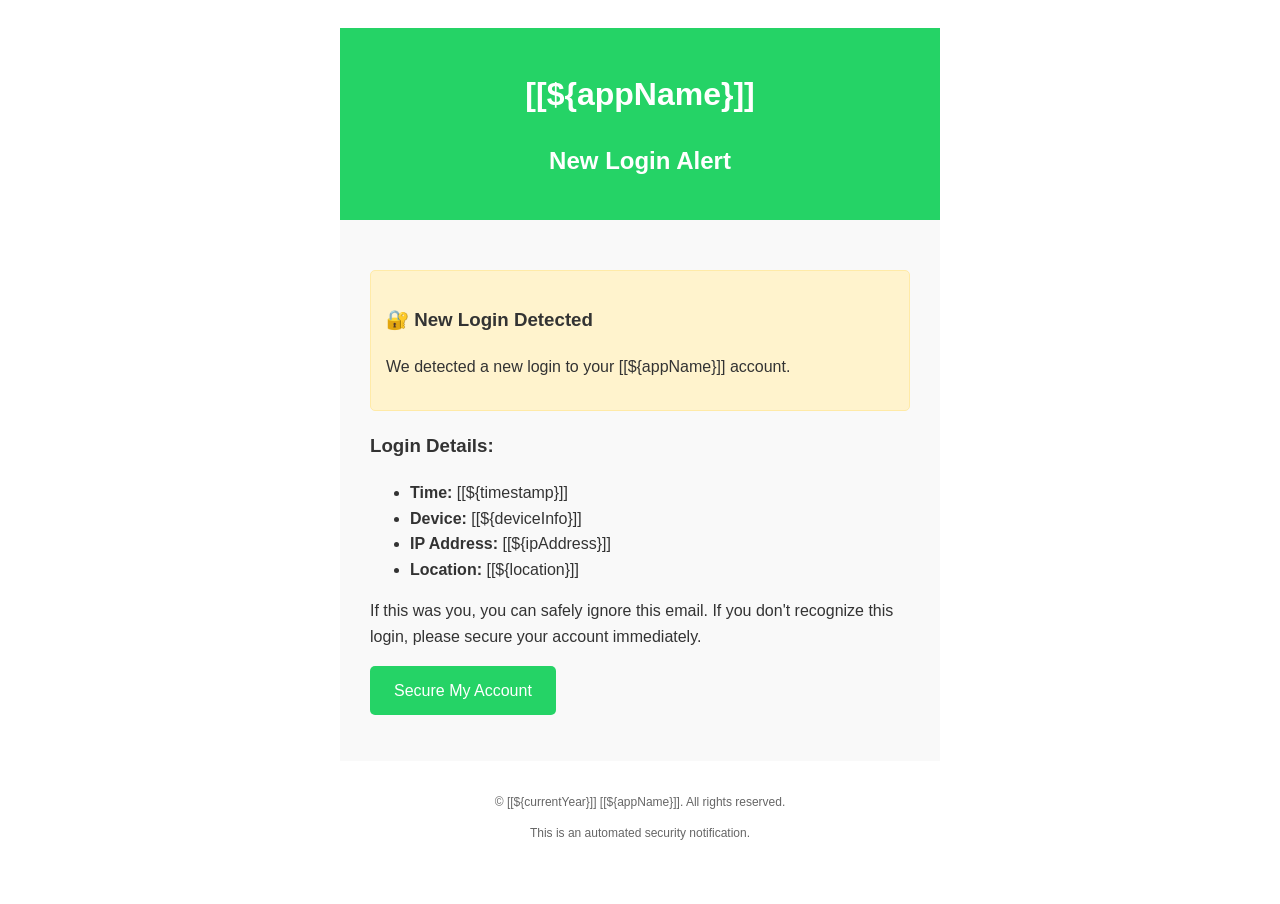
<file: src/main/resources/templates/login-email.html>
<!DOCTYPE html>
<html xmlns:th="http://www.thymeleaf.org">
<head>
    <meta charset="UTF-8">
    <meta name="viewport" content="width=device-width, initial-scale=1.0">
    <title>New Login Alert - [[${appName}]]</title>
    <style>
        body { font-family: Arial, sans-serif; line-height: 1.6; color: #333; }
        .container { max-width: 600px; margin: 0 auto; padding: 20px; }
        .header { background: #25D366; color: white; padding: 20px; text-align: center; }
        .content { background: #f9f9f9; padding: 30px; }
        .alert { background: #fff3cd; border: 1px solid #ffeaa7; padding: 15px; margin: 20px 0; border-radius: 5px; }
        .footer { text-align: center; padding: 20px; color: #666; font-size: 12px; }
        .btn { display: inline-block; padding: 12px 24px; background: #25D366; color: white; text-decoration: none; border-radius: 5px; }
    </style>
</head>
<body>
    <div class="container">
        <div class="header">
            <h1>[[${appName}]]</h1>
            <h2>New Login Alert</h2>
        </div>
        
        <div class="content">
            <div class="alert">
                <h3>🔐 New Login Detected</h3>
                <p>We detected a new login to your [[${appName}]] account.</p>
            </div>
            
            <h3>Login Details:</h3>
            <ul>
                <li><strong>Time:</strong> [[${timestamp}]]</li>
                <li><strong>Device:</strong> [[${deviceInfo}]]</li>
                <li><strong>IP Address:</strong> [[${ipAddress}]]</li>
                <li><strong>Location:</strong> [[${location}]]</li>
            </ul>
            
            <p>If this was you, you can safely ignore this email. If you don't recognize this login, please secure your account immediately.</p>
            
            <p>
                <a href="#" class="btn">Secure My Account</a>
            </p>
        </div>
        
        <div class="footer">
            <p>© [[${currentYear}]] [[${appName}]]. All rights reserved.</p>
            <p>This is an automated security notification.</p>
        </div>
    </div>
</body>
</html>
</file>
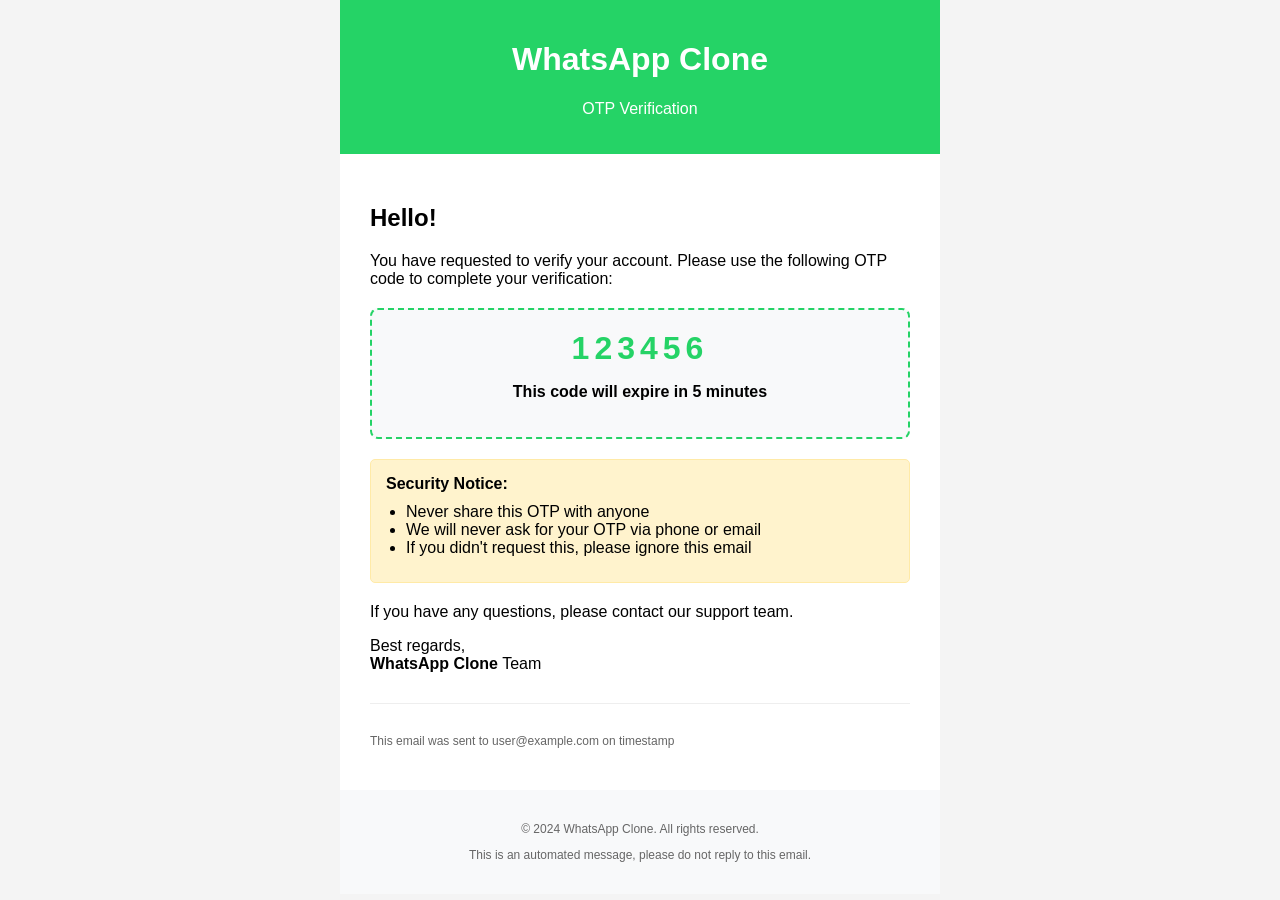
<file: src/main/resources/templates/otp-email.html>
<!DOCTYPE html>
<html xmlns:th="http://www.thymeleaf.org">
<head>
    <meta charset="UTF-8">
    <meta name="viewport" content="width=device-width, initial-scale=1.0">
    <title>OTP Verification</title>
    <style>
        body { font-family: Arial, sans-serif; margin: 0; padding: 0; background-color: #f4f4f4; }
        .container { max-width: 600px; margin: 0 auto; background-color: #ffffff; }
        .header { background-color: #25D366; color: white; padding: 20px; text-align: center; }
        .content { padding: 30px; }
        .otp-box { background-color: #f8f9fa; border: 2px dashed #25D366; padding: 20px; text-align: center; margin: 20px 0; border-radius: 8px; }
        .otp-code { font-size: 32px; font-weight: bold; color: #25D366; letter-spacing: 5px; }
        .footer { background-color: #f8f9fa; padding: 20px; text-align: center; font-size: 12px; color: #666; }
        .warning { background-color: #fff3cd; border: 1px solid #ffeaa7; padding: 15px; border-radius: 5px; margin: 20px 0; }
    </style>
</head>
<body>
    <div class="container">
        <div class="header">
            <h1 th:text="${appName}">WhatsApp Clone</h1>
            <p>OTP Verification</p>
        </div>
        
        <div class="content">
            <h2>Hello!</h2>
            <p>You have requested to verify your account. Please use the following OTP code to complete your verification:</p>
            
            <div class="otp-box">
                <div class="otp-code" th:text="${otp}">123456</div>
                <p><strong>This code will expire in <span th:text="${expiryMinutes}">5</span> minutes</strong></p>
            </div>
            
            <div class="warning">
                <strong>Security Notice:</strong>
                <ul style="margin: 10px 0; padding-left: 20px;">
                    <li>Never share this OTP with anyone</li>
                    <li>We will never ask for your OTP via phone or email</li>
                    <li>If you didn't request this, please ignore this email</li>
                </ul>
            </div>
            
            <p>If you have any questions, please contact our support team.</p>
            
            <p>Best regards,<br>
            <strong th:text="${appName}">WhatsApp Clone</strong> Team</p>
            
            <hr style="margin: 30px 0; border: none; border-top: 1px solid #eee;">
            <p style="font-size: 12px; color: #666;">
                This email was sent to <span th:text="${email}">user@example.com</span> on <span th:text="${timestamp}">timestamp</span>
            </p>
        </div>
        
        <div class="footer">
            <p>&copy; <span th:text="${currentYear}">2024</span> <span th:text="${appName}">WhatsApp Clone</span>. All rights reserved.</p>
            <p>This is an automated message, please do not reply to this email.</p>
        </div>
    </div>
</body>
</html>
</file>
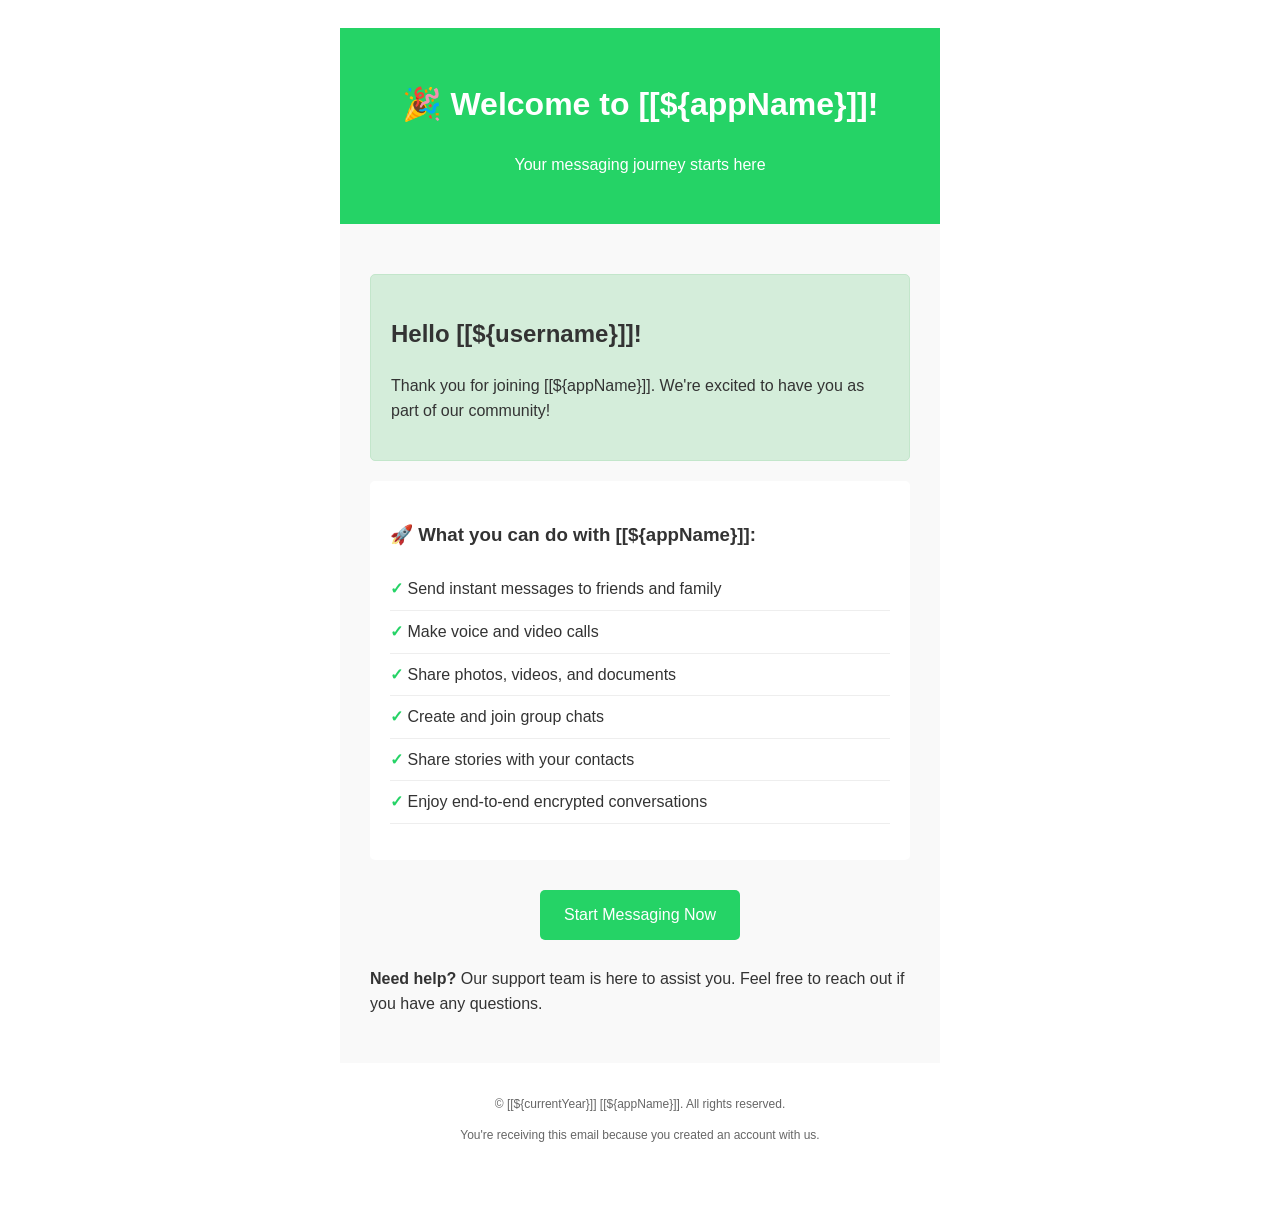
<file: src/main/resources/templates/welcome-email.html>
<!DOCTYPE html>
<html xmlns:th="http://www.thymeleaf.org">
<head>
    <meta charset="UTF-8">
    <meta name="viewport" content="width=device-width, initial-scale=1.0">
    <title>Welcome to [[${appName}]]</title>
    <style>
        body { font-family: Arial, sans-serif; line-height: 1.6; color: #333; }
        .container { max-width: 600px; margin: 0 auto; padding: 20px; }
        .header { background: #25D366; color: white; padding: 30px; text-align: center; }
        .content { background: #f9f9f9; padding: 30px; }
        .welcome { background: #d4edda; border: 1px solid #c3e6cb; padding: 20px; margin: 20px 0; border-radius: 5px; }
        .features { background: white; padding: 20px; margin: 20px 0; border-radius: 5px; }
        .footer { text-align: center; padding: 20px; color: #666; font-size: 12px; }
        .btn { display: inline-block; padding: 12px 24px; background: #25D366; color: white; text-decoration: none; border-radius: 5px; margin: 10px 0; }
        .feature-list { list-style: none; padding: 0; }
        .feature-list li { padding: 8px 0; border-bottom: 1px solid #eee; }
        .feature-list li:before { content: "✓ "; color: #25D366; font-weight: bold; }
    </style>
</head>
<body>
    <div class="container">
        <div class="header">
            <h1>🎉 Welcome to [[${appName}]]!</h1>
            <p>Your messaging journey starts here</p>
        </div>
        
        <div class="content">
            <div class="welcome">
                <h2>Hello [[${username}]]!</h2>
                <p>Thank you for joining [[${appName}]]. We're excited to have you as part of our community!</p>
            </div>
            
            <div class="features">
                <h3>🚀 What you can do with [[${appName}]]:</h3>
                <ul class="feature-list">
                    <li>Send instant messages to friends and family</li>
                    <li>Make voice and video calls</li>
                    <li>Share photos, videos, and documents</li>
                    <li>Create and join group chats</li>
                    <li>Share stories with your contacts</li>
                    <li>Enjoy end-to-end encrypted conversations</li>
                </ul>
            </div>
            
            <p style="text-align: center;">
                <a href="#" class="btn">Start Messaging Now</a>
            </p>
            
            <p><strong>Need help?</strong> Our support team is here to assist you. Feel free to reach out if you have any questions.</p>
        </div>
        
        <div class="footer">
            <p>© [[${currentYear}]] [[${appName}]]. All rights reserved.</p>
            <p>You're receiving this email because you created an account with us.</p>
        </div>
    </div>
</body>
</html>
</file>
